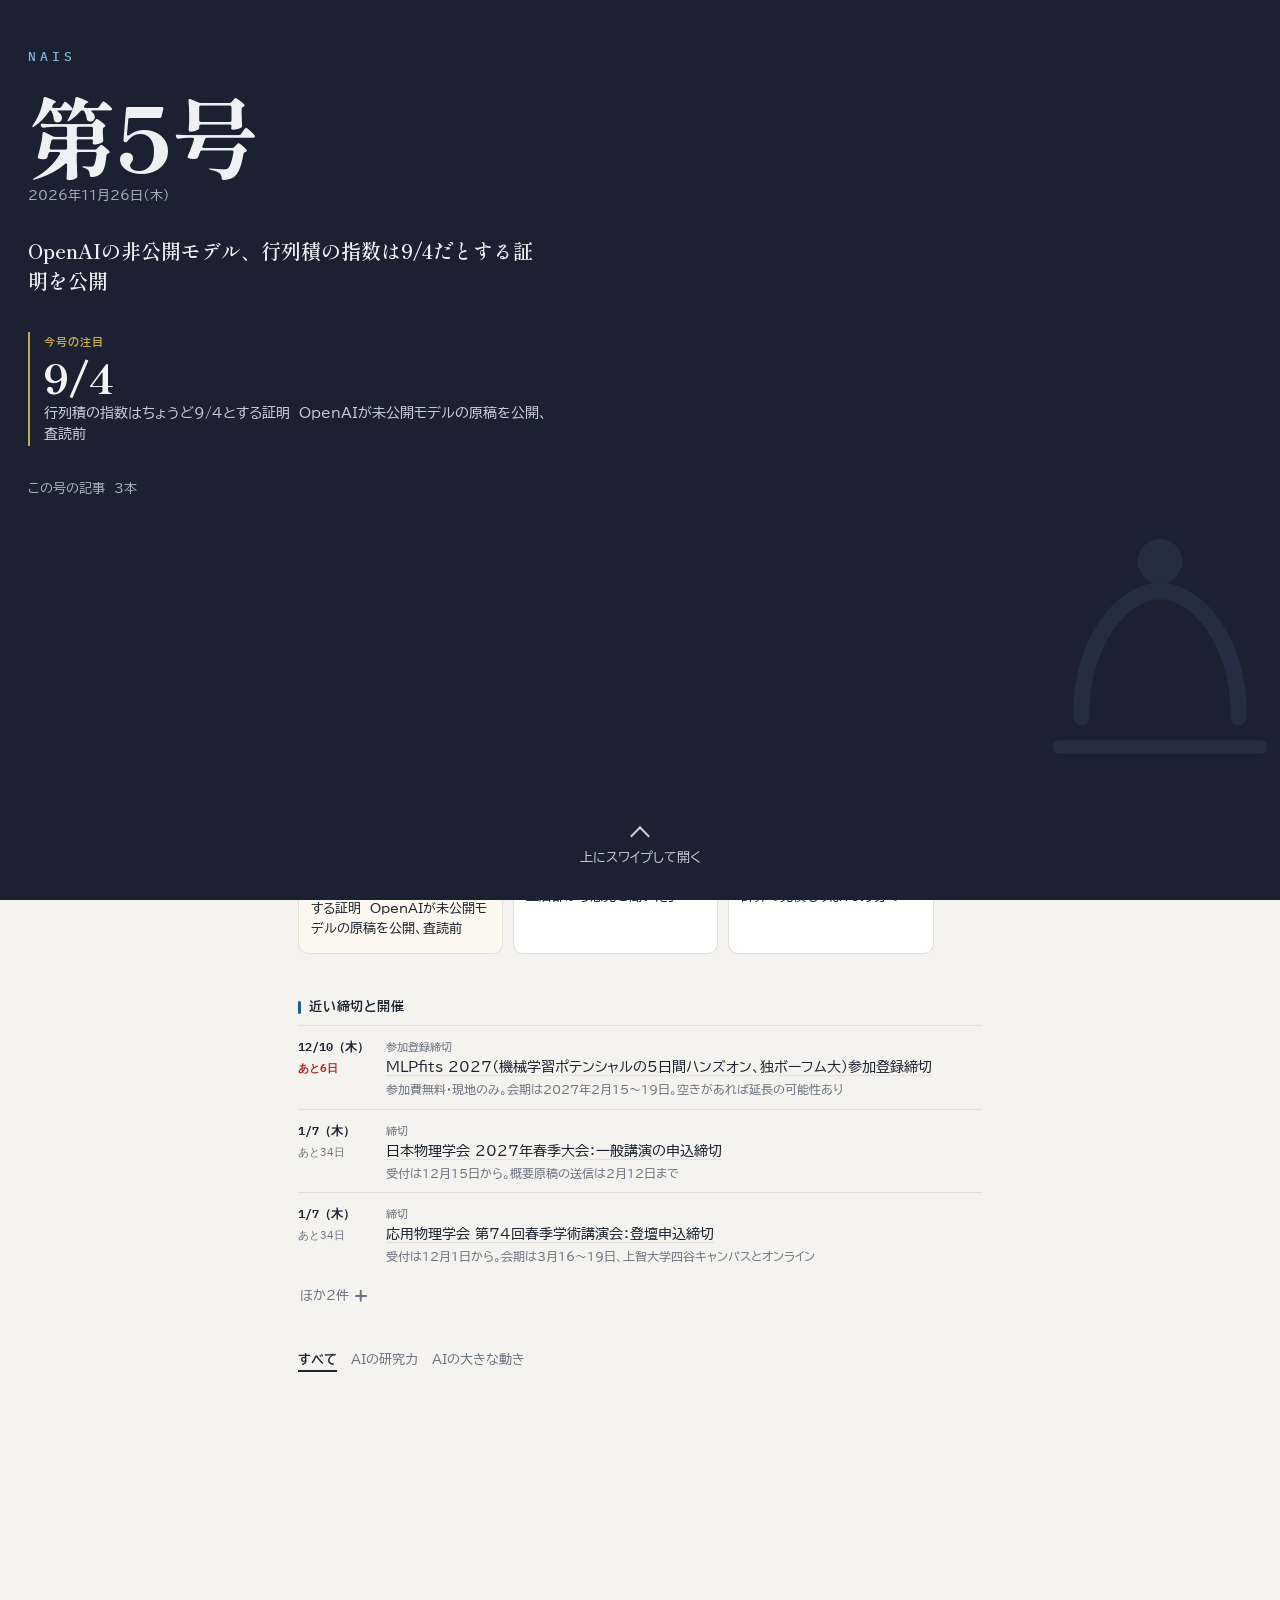
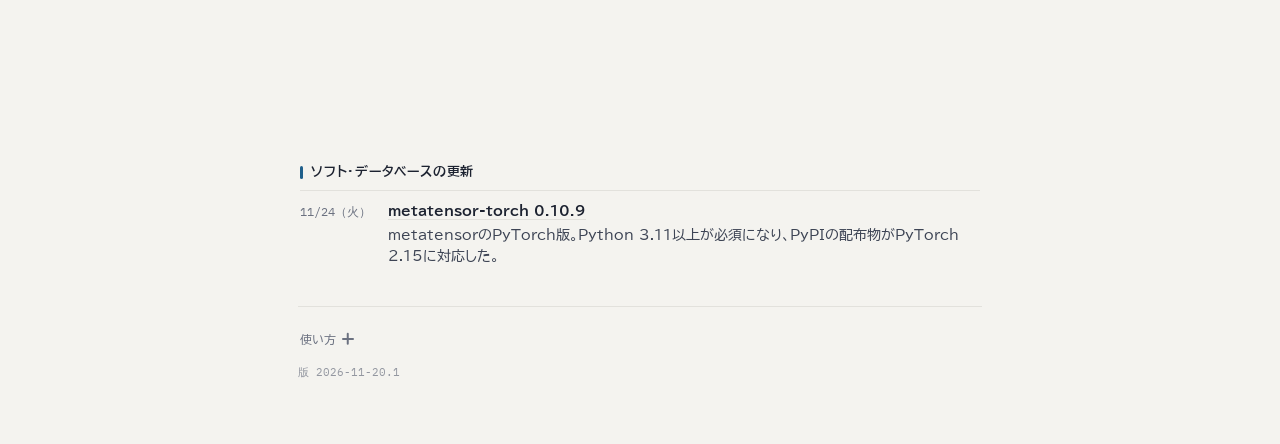
<file: index.html>
<!DOCTYPE html>
<html lang="ja">
<head>
<meta charset="utf-8">
<meta http-equiv="Cache-Control" content="no-cache">
<meta name="viewport" content="width=device-width, initial-scale=1, viewport-fit=cover">
<title>NAIS｜理論研究者のためのAIニュース掲示板</title>
<meta name="description" content="理論・計算研究者のための週刊AIニュース。研究・環境・計画・キャリアの見直しにつながる記事を厳選。">
<meta name="theme-color" content="#f3f4f1" media="(prefers-color-scheme: light)">
<meta name="theme-color" content="#13161c" media="(prefers-color-scheme: dark)">
<link rel="manifest" href="manifest.webmanifest">
<link rel="icon" href="assets/icon.svg?v=4" type="image/svg+xml">
<link rel="apple-touch-icon" href="assets/icon-180.png?v=4">
<meta name="apple-mobile-web-app-capable" content="yes">
<meta name="apple-mobile-web-app-title" content="NAIS">
<link rel="preconnect" href="https://fonts.googleapis.com">
<link rel="preconnect" href="https://fonts.gstatic.com" crossorigin>
<link href="https://fonts.googleapis.com/css2?family=Shippori+Mincho+B1:wght@600;800&family=BIZ+UDPGothic:wght@400;700&family=IBM+Plex+Mono:wght@400;500&display=swap" rel="stylesheet">
<script>
  // 最初の描画より前に判定し、ホーム画面が一瞬見えるのを防ぐ（1セッション1回、動きを減らす設定では出さない）
  // ホーム画面から開いたアプリのときだけ拡大を止める（ブラウザでは拡大できるまま）
  (function () {
    var app = matchMedia("(display-mode: standalone)").matches || navigator.standalone === true;
    if (!app) return;
    document.documentElement.classList.add("is-app");
    var vp = document.querySelector('meta[name="viewport"]');
    if (vp) vp.setAttribute("content", "width=device-width, initial-scale=1, maximum-scale=1, user-scalable=no, viewport-fit=cover");
    // iPhone はメタ指定を無視することがあるので、ピンチ操作そのものも止める
    ["gesturestart", "gesturechange", "gestureend"].forEach(function (ev) { document.addEventListener(ev, function (e) { e.preventDefault(); }, { passive: false }); });
    document.addEventListener("touchmove", function (e) { if (e.touches && e.touches.length > 1) e.preventDefault(); }, { passive: false });
  })();
  // ホーム画面から開いたアプリのときだけ、拡大を止める（Safari で開いたときは拡大できるまま）
  try {
    if (matchMedia("(display-mode: standalone)").matches || navigator.standalone === true) {
      document.documentElement.classList.add("standalone");
      var vp = document.querySelector('meta[name="viewport"]');
      if (vp) vp.setAttribute("content", "width=device-width, initial-scale=1, maximum-scale=1, user-scalable=no, viewport-fit=cover");
    }
  } catch (e) {}
  try { if (sessionStorage.getItem("nais-opening") !== "1" && !matchMedia("(prefers-reduced-motion: reduce)").matches) document.documentElement.classList.add("show-opening"); } catch (e) {}
</script>
<script>
  // 表紙を出すかはデータを読むまで分からないので、それまでホームを隠しておく（表紙の前にホームが一瞬見えるのを防ぐ）。5秒で必ず解除
  document.documentElement.classList.add("boot-hold");
  setTimeout(function () { document.documentElement.classList.remove("boot-hold"); }, 5000);
</script>
<style>.opening{display:none}html.show-opening .opening{display:flex;position:fixed;inset:0;z-index:60;background:#ffffff}html.boot-hold body>:not(.opening):not(.cover){visibility:hidden}</style>
<link rel="stylesheet" href="assets/style.css?v=20261120-1">
</head>
<body>
<div class="opening" id="opening" aria-hidden="true"><div class="o-mark"><svg viewBox="0 0 512 512"><defs><linearGradient id="oga" x1="0" y1="0" x2="0" y2="1"><stop offset="0" stop-color="#5a9cff"/><stop offset="1" stop-color="#1557c8"/></linearGradient><linearGradient id="ogl" gradientUnits="userSpaceOnUse" x1="0" y1="384" x2="0" y2="432"><stop offset="0" stop-color="#43474c"/><stop offset="1" stop-color="#16171a"/></linearGradient><radialGradient id="ogd" cx="0.35" cy="0.3" r="0.75"><stop offset="0" stop-color="#ffe49a"/><stop offset="0.55" stop-color="#fbb400"/><stop offset="1" stop-color="#e08a00"/></radialGradient><filter id="osh" x="-20%" y="-20%" width="140%" height="170%"><feDropShadow dx="0" dy="10" stdDeviation="10" flood-color="#0b2a66" flood-opacity="0.22"/></filter><filter id="osh2" x="-30%" y="-30%" width="160%" height="170%"><feDropShadow dx="0" dy="7" stdDeviation="7" flood-color="#8a5a00" flood-opacity="0.28"/></filter></defs><g transform="translate(256 262) scale(1.16) translate(-256 -262)"><g filter="url(#osh)"><path class="o-arc" d="M150 360 C150 250 210 190 256 190 C302 190 362 250 362 360" fill="none" stroke="url(#oga)" stroke-width="64" stroke-linecap="round"/><path class="o-line" d="M116 408 H396" stroke="url(#ogl)" stroke-width="48" stroke-linecap="round"/></g><circle class="o-dot" cx="256" cy="124" r="52" fill="url(#ogd)" filter="url(#osh2)"/></g></svg></div><div class="o-word"><span style="--i:0">N</span><span style="--i:1">A</span><span style="--i:2">I</span><span style="--i:3">S</span></div><div class="o-sub">News on AI for Science</div></div>
<div class="wrap">
  <header class="mast">
    <canvas class="mast-helix" id="helix" aria-hidden="true"></canvas>
    <div class="mast-row">
      <img class="mast-icon" src="assets/icon-512.png?v=4" alt="" width="52" height="52">
      <div class="mast-text">
        <span class="kicker" id="kicker"></span>
        <h1 id="siteTitle">理論研究者のためのAIニュース掲示板</h1>
      </div>
    </div>
    <p id="siteDesc"></p>
    <div class="mast-meta">
      <p class="updated" id="updated" hidden></p>
      <button type="button" class="notify-btn" id="notifyBtn" hidden></button>
    </div>
  </header>

  <nav class="issues" id="issues" aria-label="号を選ぶ"></nav>
  <section class="issue-head" id="issueHead"><div class="notice">読み込み中です…</div></section>
  <div class="filters" id="filters" hidden></div>
  <main class="list" id="list"></main>

  <footer>
    <h2>使い方</h2>
    <ul id="howto">
      <li>各記事の「詳しく ＋」で、背景や数字の詳細が読めます。</li>
      <li>記事には絵文字のリアクション（👀気になる・😱ショック・🤩ワクワク・😊嬉しい・🥲寂しい・😰焦る）と、ログイン不要のコメントを残せます。自分のコメントは消せます。</li>
      <li>各号の「耳で聴く」は約4分の音声版です。ポッドキャストアプリに登録すると、更新のたびに自動で届きます。音声：VOICEVOX:四国めたん、VOICEVOX:ずんだもん</li>
      <li>スマホでは、ブラウザの共有メニューから「ホーム画面に追加」するとアプリのように開けます。</li>
    </ul>
    <p class="app-version" id="appVersion"></p>
  </footer>
</div>
<script src="assets/fx.js?v=20261120-1"></script>
<script src="assets/app.js?v=20261120-1"></script>
</body>
</html>
</file>
<file: assets/style.css>
/* 基準：DESIGN.md。囲みは「カード」と「図の左罫」だけ。他は余白と文字の濃淡で区切る。 */
:root {
  /* 動きのトークン（DESIGN.md §7・Material 3 の値） */
  --ease-standard: cubic-bezier(0.2, 0, 0, 1);
  --ease-decel: cubic-bezier(0.05, 0.7, 0.1, 1);
  --ease-accel: cubic-bezier(0.3, 0, 0.8, 0.15);
  --dur-short: 150ms;
  --dur-medium: 300ms;
  --dur-long: 450ms;
  --ease-spring: cubic-bezier(0.34, 1.56, 0.64, 1);
  --paper: #f4f3ef;
  --card: #ffffff;
  --ink: #1c2230;
  --ink-2: #3d4454;
  --muted: #6b7180;
  --line: #e2e1dc;
  --accent: #1f5f8b;
  --lead: #fbf8ef;
  --font-display: "Shippori Mincho B1", "Hiragino Mincho ProN", "Yu Mincho", serif;
  --font-body: "BIZ UDPGothic", "Hiragino Sans", "Yu Gothic", "Noto Sans JP", sans-serif;
  --font-num: "IBM Plex Mono", ui-monospace, Menlo, monospace;
  color-scheme: light;
}
@media (prefers-color-scheme: dark) {
  :root {
    --paper: #14171d; --card: #1b1f27; --ink: #e8eaee; --ink-2: #c3c8d2; --muted: #959cab; --line: #2a303b;
    --accent: #84b8de; --lead: #1f1e19;
    color-scheme: dark;
  }
}
* { box-sizing: border-box; }
html, body { margin: 0; overflow-x: hidden; overflow-x: clip; }   /* 傾いたカードが横にはみ出しても横スクロールさせない */
body { background: var(--paper); color: var(--ink); font-family: var(--font-body); font-size: 16px; line-height: 1.75; -webkit-text-size-adjust: 100%; }
a { color: var(--accent); }
button { font-family: inherit; }
button:focus-visible, a:focus-visible, summary:focus-visible { outline: 2px solid var(--accent); outline-offset: 2px; border-radius: 4px; }

.wrap {
  max-width: 720px; margin: 0 auto;
  padding: calc(28px + env(safe-area-inset-top)) calc(18px + env(safe-area-inset-right)) calc(64px + env(safe-area-inset-bottom)) calc(18px + env(safe-area-inset-left));
  display: flex; flex-direction: column; gap: 28px;
}

/* ヘッダー */
header.mast { display: flex; flex-direction: column; gap: 4px; }
.mast .kicker { font-size: 12px; color: var(--muted); }
.mast h1 { font-family: var(--font-display); font-weight: 800; font-size: clamp(24px, 6.6vw, 34px); line-height: 1.3; margin: 0; text-wrap: balance; }
.mast p { margin: 4px 0 0; color: var(--muted); font-size: 14px; }

/* 号の切り替え：下線のタブ */
.issues { display: flex; gap: 18px; overflow-x: auto; border-bottom: 1px solid var(--line); scrollbar-width: none; margin-top: -8px; }
.issues::-webkit-scrollbar { display: none; }
.issues button { flex: none; font-size: 14px; padding: 8px 0; min-height: 40px; border: 0; border-bottom: 2px solid transparent; background: none; color: var(--muted); cursor: pointer; }
.issues button[aria-pressed="true"] { color: var(--ink); border-bottom-color: var(--ink); font-weight: 700; }

/* 号の冒頭 */
.issue-head { display: flex; flex-direction: column; gap: 14px; }
.issue-head h2 { font-family: var(--font-display); font-size: 22px; line-height: 1.45; margin: 0; text-wrap: balance; }
.issue-head .period { font-size: 13px; color: var(--muted); margin-top: -10px; }
.editor-note { margin: 0; font-size: 15px; color: var(--ink-2); }

/* 絞り込み：文字だけ */
.filters { display: flex; gap: 4px 14px; overflow-x: auto; scrollbar-width: none; font-size: 13px; }
.filters::-webkit-scrollbar { display: none; }
.filters .lbl { display: none; }
.chip { flex: none; padding: 6px 0; min-height: 36px; border: 0; background: none; color: var(--muted); cursor: pointer; font-size: 13px; }
.chip[aria-pressed="true"] { color: var(--ink); font-weight: 700; text-decoration: underline; text-underline-offset: 6px; text-decoration-thickness: 2px; }

/* 記事カード */
.list { display: flex; flex-direction: column; gap: 14px; margin-top: -12px; }
.item { --cat: var(--muted); position: relative; background: var(--card); border: 1px solid var(--line); border-radius: 10px; padding: 18px 18px 14px; display: flex; flex-direction: column; gap: 12px; scroll-margin-top: 16px; }
.item.is-lead { background: var(--lead); }
.lead-label { font-size: 12px; font-weight: 700; color: var(--cat); letter-spacing: .04em; margin-bottom: -6px; padding-right: 30px; }
.meta { display: flex; align-items: center; flex-wrap: wrap; gap: 4px 10px; font-size: 12px; color: var(--muted); padding-right: 30px; }
.meta .cat { white-space: nowrap; display: inline-flex; align-items: center; gap: 6px; color: var(--cat); font-weight: 700; }
.meta .sep::before { content: "・"; }
.meta .tags { display: inline-flex; gap: 10px; flex-wrap: wrap; }
.meta .spacer { display: none; }
.tag { white-space: nowrap; }

/* カテゴリの印：小さな模様の四角（色＋模様で、色だけに頼らない） */
.cat-swatch { width: 12px; height: 12px; border-radius: 2px; flex: none; background-color: color-mix(in srgb, var(--cat) 22%, transparent); box-shadow: inset 0 0 0 1px var(--cat); }
.pat-dots .cat-swatch { background-image: radial-gradient(var(--cat) 1px, transparent 1.4px); background-size: 4px 4px; }
.pat-grid .cat-swatch { background-image: linear-gradient(var(--cat) 1px, transparent 1px), linear-gradient(90deg, var(--cat) 1px, transparent 1px); background-size: 4px 4px; }
.pat-stripes .cat-swatch { background-image: repeating-linear-gradient(90deg, var(--cat) 0 1.5px, transparent 1.5px 4px); }
.pat-diag .cat-swatch { background-image: repeating-linear-gradient(45deg, var(--cat) 0 1.5px, transparent 1.5px 4px); }
.pat-rings .cat-swatch { background: var(--cat); border-radius: 50%; }
.pat-solid .cat-swatch { background: var(--cat); border-radius: 2px; }

.item h3 { font-family: var(--font-display); font-size: 19px; line-height: 1.5; margin: 0; text-wrap: pretty; }
.item h3 a { color: var(--ink); text-decoration: none; }
.item h3 a:hover { text-decoration: underline; text-underline-offset: 4px; }
.summary { margin: 0; color: var(--ink-2); max-width: 65ch; }
.more summary { font-size: 13px; color: var(--muted); cursor: pointer; list-style: none; width: fit-content; }
.more summary::-webkit-details-marker { display: none; }
.more summary::after { content: " ＋"; }
.more[open] summary::after { content: " −"; }
.more p { margin: 6px 0 0; font-size: 14px; color: var(--muted); max-width: 65ch; }
.sources { font-size: 12px; color: var(--muted); display: flex; gap: 4px 12px; flex-wrap: wrap; align-items: center; }
.src { display: inline-flex; align-items: center; gap: 5px; color: var(--muted); }
.src:hover { color: var(--accent); }
.src-icon, .src-mono { width: 14px; height: 14px; border-radius: 3px; flex: none; }
.src-mono { display: inline-grid; place-items: center; font: 700 9px var(--font-num); color: var(--card); background: var(--muted); }

/* 図：要点の一文 → 主役の数字 → 脇役。左罫だけ */
.visual { display: flex; flex-direction: column; gap: 16px; }
.vis { margin: 0; padding-left: 12px; border-left: 2px solid var(--cat); display: flex; flex-direction: column; gap: 6px; }
.vis-headline { font-weight: 700; font-size: 14px; line-height: 1.6; color: var(--ink); text-wrap: pretty; }
.stat-row { display: flex; align-items: flex-end; gap: 8px 18px; flex-wrap: wrap; }
.stat-hero { display: flex; flex-direction: column; min-width: 0; }
.stat-hero .stat-value { font-family: var(--font-display); font-weight: 800; font-size: clamp(32px, 10vw, 42px); line-height: 1.1; color: var(--cat); font-variant-numeric: tabular-nums; }
.stat-hero .stat-label { font-size: 12px; color: var(--muted); }
.stat-note { font-size: 11px; color: var(--muted); }
.stat-side { margin: 0; display: flex; flex-direction: column; gap: 2px; min-width: 0; flex: 1 1 150px; padding-bottom: 2px; }
.stat-side > div { display: flex; align-items: baseline; gap: 8px; }
.stat-side dt { font-family: var(--font-num); font-size: 14px; color: var(--ink); white-space: nowrap; font-variant-numeric: tabular-nums; }
.stat-side dd { margin: 0; font-size: 12px; color: var(--muted); line-height: 1.45; }
.bars { display: flex; flex-direction: column; gap: 8px; }
.bar-row { display: flex; flex-direction: column; gap: 3px; }
.bar-text { display: flex; justify-content: space-between; gap: 8px; font-size: 12px; color: var(--muted); }
.bar-value { font-family: var(--font-num); font-variant-numeric: tabular-nums; }
.bar-track { height: 6px; border-radius: 3px; background: var(--line); overflow: hidden; }
.bar-fill { display: block; height: 100%; border-radius: 3px; background: color-mix(in srgb, var(--muted) 50%, transparent); }
.bar-row.hi .bar-fill { background: var(--cat); }
.bar-row.hi .bar-text { color: var(--ink); font-weight: 700; }
.vis-note { margin: 0; font-size: 11px; color: var(--muted); }

/* 共有（アイコン） */
.icon-btn { position: absolute; top: 8px; right: 8px; display: inline-grid; place-items: center; width: 40px; height: 40px; border: 0; border-radius: 50%; background: none; color: var(--muted); cursor: pointer; }
.icon-btn:hover { color: var(--ink); background: color-mix(in srgb, var(--line) 60%, transparent); }
.icon-btn svg { width: 18px; height: 18px; }
.toast { position: fixed; left: 50%; bottom: calc(24px + env(safe-area-inset-bottom)); transform: translateX(-50%); z-index: 20; background: var(--ink); color: var(--paper); font-size: 13px; padding: 8px 14px; border-radius: 999px; max-width: calc(100% - 32px); overflow-wrap: anywhere; }
body.has-mini .toast { bottom: calc(92px + env(safe-area-inset-bottom)); }

/* ひとことメモ */
.memo { border-top: 1px solid var(--line); padding-top: 10px; display: flex; flex-direction: column; gap: 8px; }
.memo-toggle { align-self: flex-start; display: inline-flex; align-items: center; gap: 6px; font-size: 13px; padding: 6px 0; min-height: 36px; border: 0; background: none; color: var(--accent); cursor: pointer; }
.memo-toggle svg { width: 16px; height: 16px; }
.memo-hint { margin: 0; font-size: 12px; color: var(--muted); }
.memo-off { margin: 0; font-size: 12px; color: var(--muted); }

/* 音声 */
.radio { display: flex; flex-direction: column; gap: 8px; padding: 12px 14px; border-radius: 10px; background: var(--card); border: 1px solid var(--line); }
.radio-top { display: flex; justify-content: space-between; align-items: baseline; }
.radio-label { font-weight: 700; font-size: 14px; display: inline-flex; align-items: center; gap: 6px; }
.radio-label svg { width: 16px; height: 16px; }
.radio-len { font-family: var(--font-num); font-size: 12px; color: var(--muted); font-variant-numeric: tabular-nums; }
.radio audio { width: 100%; height: 40px; }
.radio-ctl { display: flex; gap: 12px; align-items: center; flex-wrap: wrap; font-size: 12px; color: var(--muted); }
.rate { font: 12px var(--font-num); padding: 4px 0; min-height: 32px; border: 0; background: none; color: var(--muted); cursor: pointer; }
.rate[aria-pressed="true"] { color: var(--ink); font-weight: 700; text-decoration: underline; text-underline-offset: 4px; }
.radio-sub summary { font-size: 12px; color: var(--muted); cursor: pointer; }
.radio-sub p { font-size: 12px; color: var(--muted); margin: 6px 0; }
.feed-url { display: block; font: 12px var(--font-num); background: var(--paper); border-radius: 6px; padding: 6px 8px; overflow-wrap: anywhere; margin-bottom: 4px; }
.copy-btn { font-size: 12px; padding: 4px 0; border: 0; background: none; color: var(--accent); cursor: pointer; min-height: 32px; }
.radio-credit { margin: 0; font-size: 11px; color: var(--muted); }

/* ミニプレーヤー */
.mini { position: fixed; left: 0; right: 0; bottom: 0; z-index: 10; display: flex; align-items: center; gap: 12px;
  padding: 10px calc(16px + env(safe-area-inset-right)) calc(10px + env(safe-area-inset-bottom)) calc(16px + env(safe-area-inset-left));
  background: var(--card); border-top: 1px solid var(--line); }
.mini-play { flex: none; width: 40px; height: 40px; border-radius: 50%; border: 0; background: var(--ink); color: var(--paper); cursor: pointer; display: grid; place-items: center; }
.mini-play svg { width: 16px; height: 16px; }
.mini-body { flex: 1; min-width: 0; display: flex; flex-direction: column; gap: 6px; }
.mini-title { font-size: 13px; white-space: nowrap; overflow: hidden; text-overflow: ellipsis; }
.mini-track { height: 2px; background: var(--line); overflow: hidden; }
.mini-track span { display: block; height: 100%; width: 0; background: var(--ink); }
.mini-time { font-family: var(--font-num); font-size: 11px; color: var(--muted); font-variant-numeric: tabular-nums; }
body.has-mini .wrap { padding-bottom: calc(120px + env(safe-area-inset-bottom)); }

/* その他 */
.notice { font-size: 14px; padding: 12px 0; color: var(--muted); }
footer { font-size: 12px; color: var(--muted); border-top: 1px solid var(--line); padding-top: 16px; display: flex; flex-direction: column; gap: 4px; }
footer h2 { font-size: 13px; margin: 0; color: var(--ink-2); }
footer ul { margin: 0; padding-left: 1.2em; }

/* 目次：横スワイプの小カード */
.toc { display: flex; flex-direction: column; gap: 8px; margin: 0 -18px; }
.toc-head { display: flex; justify-content: space-between; align-items: baseline; padding: 0 18px; }
.toc-title { font-size: 13px; font-weight: 700; color: var(--ink-2); }
.toc-hint { font-size: 11px; color: var(--muted); }
.toc-strip { list-style: none; margin: 0; padding: 2px 18px 6px; display: flex; gap: 10px; overflow-x: auto; scroll-snap-type: x mandatory; scroll-padding: 0 18px; scrollbar-width: none; }
.toc-strip::-webkit-scrollbar { display: none; }
.toc-card { --cat: var(--muted); flex: 0 0 62%; max-width: 240px; scroll-snap-align: start; }
.toc-card a { height: 100%; min-height: 136px; display: flex; flex-direction: column; gap: 6px; padding: 12px 12px 14px; border-radius: 10px; background: var(--card); border: 1px solid var(--line); border-top: 2px solid var(--cat); color: var(--ink); text-decoration: none; }
.toc-card.is-lead a { background: var(--lead); }
.toc-top { display: flex; justify-content: space-between; align-items: center; gap: 6px; }
.toc-cat { display: inline-flex; align-items: center; gap: 5px; font-size: 11px; font-weight: 700; color: var(--cat); white-space: nowrap; overflow: hidden; text-overflow: ellipsis; }
.toc-cat .cat-swatch { width: 9px; height: 9px; }
.toc-no { font-family: var(--font-num); font-size: 11px; color: var(--muted); }
.toc-hero { font-family: var(--font-display); font-weight: 800; font-size: 24px; line-height: 1.1; color: var(--cat); font-variant-numeric: tabular-nums; }
.toc-text { font-size: 13px; line-height: 1.55; display: -webkit-box; -webkit-line-clamp: 3; -webkit-box-orient: vertical; overflow: hidden; }
@media (min-width: 700px) { .toc { margin: 0; } .toc-head, .toc-strip { padding-left: 0; padding-right: 0; } .toc-card { flex-basis: 30%; } }

/* 詳しく：複数段落 */
.more-body { display: flex; flex-direction: column; gap: 10px; margin-top: 8px; padding-left: 12px; border-left: 1px solid var(--line); }
.more-body p { margin: 0; font-size: 15px; line-height: 1.8; color: var(--ink-2); max-width: 65ch; }

/* リアクション：控えめなボタン。押したものと数があるものだけ色が付く */
.reactions { display: flex; flex-wrap: wrap; gap: 6px; }
.rx { display: inline-flex; align-items: center; gap: 4px; min-height: 32px; padding: 3px 10px 3px 8px; border-radius: 999px; border: 1px solid var(--line); background: transparent; color: var(--muted); font-size: 12px; cursor: pointer; }
.rx-e { font-size: 15px; line-height: 1; filter: grayscale(.6); opacity: .8; }
.rx-n { font-family: var(--font-num); font-variant-numeric: tabular-nums; color: var(--ink); }
.rx-n:empty { display: none; }
.rx.has .rx-e, .rx:hover .rx-e { filter: none; opacity: 1; }
.rx[aria-pressed="true"] { border-color: var(--cat); background: color-mix(in srgb, var(--cat) 10%, transparent); color: var(--ink); }
.rx[aria-pressed="true"] .rx-e { filter: none; opacity: 1; }

/* 出典の種類 */
.src-kind { font-size: 10px; line-height: 1; padding: 2px 4px; border-radius: 3px; border: 1px solid var(--line); color: var(--muted); }
.src-kind.k-primary { color: var(--ink-2); border-color: color-mix(in srgb, var(--ink) 30%, transparent); }
.src-kind.k-aggregator { border-style: dashed; }
/* 訂正 */
.corrections { display: flex; gap: 8px; align-items: baseline; font-size: 12px; color: var(--ink-2); padding: 8px 10px; border-radius: 6px; background: color-mix(in srgb, #c47a00 8%, transparent); }
.corr-lbl { flex: none; font-weight: 700; color: #a26200; }
.corrections ul { margin: 0; padding: 0; list-style: none; display: flex; flex-direction: column; gap: 4px; }
.corrections time { color: var(--muted); }
@media (prefers-color-scheme: dark) { .corr-lbl { color: #e0a84a; } }

/* ヘッダー：アイコンと、同じ形を大きく薄く敷いた背景 */
header.mast { position: relative; overflow: hidden; margin: calc(-28px - env(safe-area-inset-top)) -18px 0; padding: calc(30px + env(safe-area-inset-top)) 18px 22px;
  background: var(--card); border-bottom: 1px solid var(--line); }
.mast-bg { position: absolute; right: -86px; top: 6px; width: 210px; height: 210px; color: var(--accent); opacity: .08; pointer-events: none; }
.mast-row { position: relative; display: flex; align-items: center; gap: 14px; }
.mast-icon { width: 52px; height: 52px; flex: none; border-radius: 12px; box-shadow: 0 1px 0 var(--line); }
.mast-text { display: flex; flex-direction: column; gap: 2px; min-width: 0; }
.mast p { position: relative; margin: 10px 0 0; }
@media (min-width: 760px) { header.mast { margin-left: 0; margin-right: 0; border-radius: 0 0 14px 14px; border: 1px solid var(--line); border-top: 0; } .mast-bg { right: 10px; top: -30px; width: 260px; height: 260px; } }
@media (prefers-color-scheme: dark) { .mast-bg { opacity: .1; } .mast-icon { box-shadow: 0 0 0 1px var(--line); } }

/* アプリ名 NAIS：見出し上の小さな一行。名前だけ少し強く */
.mast .kicker .brand { font-family: var(--font-num); font-weight: 500; letter-spacing: .12em; color: var(--accent); }

/* 見出し上の一行：区切りごとにまとめて折り返す */
.mast .kicker { display: flex; flex-wrap: wrap; column-gap: 14px; row-gap: 0; position: relative; }
.mast .kicker .k-part { white-space: nowrap; }

/* 更新バッジ：7日以内は色付き、それ以前は灰色 */
.updated { position: relative; display: inline-flex; align-items: center; gap: 8px; width: fit-content; margin: 12px 0 0; padding: 4px 10px 4px 8px; border-radius: 999px; border: 1px solid var(--line); background: var(--paper); font-size: 12px; color: var(--muted); }
.updated .dot { width: 7px; height: 7px; border-radius: 50%; background: var(--muted); }
.updated time { color: var(--muted); }
.updated.is-fresh { border-color: color-mix(in srgb, #2f8a52 35%, transparent); background: color-mix(in srgb, #2f8a52 8%, var(--card)); color: var(--ink); }
.updated.is-fresh .dot { background: #2f8a52; box-shadow: 0 0 0 3px color-mix(in srgb, #2f8a52 20%, transparent); }
@media (prefers-color-scheme: dark) { .updated.is-fresh .dot { background: #5cc285; } }
/* 最新号のタブの NEW */
.new-badge { margin-left: 6px; padding: 1px 5px; border-radius: 4px; font: 700 9px var(--font-num); letter-spacing: .06em; vertical-align: 2px; color: #fff; background: #c2410c; }

/* 更新バッジと通知ボタンを横並びに */
.mast-meta { position: relative; display: flex; flex-wrap: wrap; align-items: center; gap: 8px; margin-top: 12px; }
.mast-meta .updated { margin: 0; }
.notify-btn { display: inline-flex; align-items: center; gap: 6px; min-height: 30px; padding: 4px 12px 4px 10px; border-radius: 999px; border: 1px solid var(--line); background: var(--card); color: var(--accent); font-size: 12px; cursor: pointer; }
.notify-btn svg { width: 14px; height: 14px; }
.notify-btn.is-on { color: var(--muted); }
.notify-btn:disabled { opacity: .5; }
.app-version { margin: 6px 0 0; font: 11px var(--font-num); color: var(--muted); opacity: .7; }

/* 通知のスイッチ */
.notify-btn .switch { position: relative; width: 30px; height: 18px; margin-left: 4px; border-radius: 999px; background: var(--line); transition: background .15s; }
.notify-btn .knob { position: absolute; top: 2px; left: 2px; width: 14px; height: 14px; border-radius: 50%; background: #fff; box-shadow: 0 1px 2px rgba(0,0,0,.25); transition: transform .15s; }
.notify-btn.is-on { color: var(--ink); }
.notify-btn.is-on .switch { background: #2f8a52; }
.notify-btn.is-on .knob { transform: translateX(12px); }
@media (prefers-reduced-motion: reduce) { .notify-btn .switch, .notify-btn .knob { transition: none; } }

/* ===== 表紙 ===== */
html.cover-lock, html.cover-lock body { overflow: hidden; }
.cover { --cat: #7db4dc; position: fixed; inset: 0; z-index: 50; display: flex; flex-direction: column; justify-content: space-between;
  padding: calc(48px + env(safe-area-inset-top)) 28px calc(26px + env(safe-area-inset-bottom));
  background: #1b2130; color: #eef0f3; touch-action: none; user-select: none; -webkit-user-select: none; outline: none; overflow: hidden; }
.cover-bg-wrap { position: absolute; right: -70px; bottom: 70px; width: 380px; height: 380px; color: #7db4dc; opacity: .09; pointer-events: none; }
.cover-bg { width: 100%; height: 100%; }
.cover-body { position: relative; display: flex; flex-direction: column; gap: 6px; max-width: 520px; }
.cover-brand { font: 500 13px var(--font-num); letter-spacing: .3em; color: #7db4dc; }
.cover-no { font-family: var(--font-display); font-weight: 800; font-size: clamp(56px, 19vw, 88px); line-height: 1.02; margin-top: 18px; }
.cover-date { font-size: 13px; color: #a9b0bd; }
.cover-title { margin: 22px 0 0; font-family: var(--font-display); font-weight: 600; font-size: 20px; line-height: 1.5; text-wrap: pretty; }
.cover-lead { display: flex; flex-direction: column; gap: 4px; margin-top: 30px; padding-left: 14px; border-left: 2px solid #c9a64a; }
.cover-lead-lbl { font-size: 11px; font-weight: 700; letter-spacing: .08em; color: #c9a64a; }
.cover-hero { font-family: var(--font-display); font-weight: 800; font-size: 40px; line-height: 1.1; color: #f3f4f1; }
.cover-lead-title { font-size: 14px; line-height: 1.55; color: #c8ced8; }
.cover-count { margin-top: 26px; font-size: 13px; color: #a9b0bd; }
.cover-open { position: relative; align-self: center; display: flex; flex-direction: column; align-items: center; gap: 8px; padding: 10px 18px; border: 0; background: none; color: #c8ced8; font: 13px var(--font-body); cursor: pointer; }
.cover-open .chev { width: 14px; height: 14px; border-left: 2px solid currentColor; border-top: 2px solid currentColor; transform: rotate(45deg); animation: cover-nudge 1.8s ease-in-out infinite; }
@keyframes cover-nudge { 0%, 100% { transform: translateY(4px) rotate(45deg); opacity: .5; } 50% { transform: translateY(-4px) rotate(45deg); opacity: 1; } }
@media (prefers-reduced-motion: reduce) { .cover-open .chev { animation: none; } }

/* ===== 動き（DESIGN.md §7） ===== */
/* 1. カードの登場 */
/* スクロール連動：transform/opacity は app.js が直接書く（初期は隠しておく） */
.item.reveal { transform-origin: 50% 0; opacity: 0; backface-visibility: hidden; }
/* 2. 詳しく：開閉中のはみ出しを隠す */
.more-body { overflow: hidden; }
.more summary::after { display: inline-block; transition: transform var(--dur-short) var(--ease-standard); }
.more[open] summary::after { transform: rotate(180deg); }
/* 3. リアクション */
.rx { transition: border-color var(--dur-short) var(--ease-standard), background-color var(--dur-short) var(--ease-standard); }
.rx.pop .rx-e { animation: rx-pop 220ms var(--ease-standard); }
@keyframes rx-pop { 0% { transform: scale(1); } 45% { transform: scale(1.35); } 100% { transform: scale(1); } }
/* 5. 目次から飛んだ先 */
.item.landed { animation: landed 1.2s var(--ease-standard); }
@keyframes landed { 0% { box-shadow: 0 0 0 0 color-mix(in srgb, var(--cat) 0%, transparent); } 20% { box-shadow: 0 0 0 4px color-mix(in srgb, var(--cat) 45%, transparent); } 100% { box-shadow: 0 0 0 0 color-mix(in srgb, var(--cat) 0%, transparent); } }
/* 6. 押した感触 */
.toc-card a, .rx, .act, .chip, .notify-btn, .memo-toggle, .icon-btn, .rate, .issues button, .cover-open { transition: transform var(--dur-short) var(--ease-standard); }
.toc-card a:active, .rx:active, .act:active, .chip:active, .notify-btn:active, .memo-toggle:active, .icon-btn:active, .rate:active, .issues button:active { transform: scale(0.97); }
/* 7. トースト・ミニプレーヤー */
.toast { opacity: 0; transform: translate(-50%, 12px); pointer-events: none; transition: opacity var(--dur-short) var(--ease-accel), transform var(--dur-short) var(--ease-accel); }
.toast.show { opacity: 1; transform: translate(-50%, 0); transition: opacity var(--dur-medium) var(--ease-decel), transform var(--dur-medium) var(--ease-decel); }
.mini { transform: translateY(110%); transition: transform var(--dur-short) var(--ease-accel); }
.mini.on { transform: none; transition: transform var(--dur-medium) var(--ease-decel); }
.mini:not(.on) { visibility: hidden; transition: transform var(--dur-short) var(--ease-accel), visibility 0s linear var(--dur-short); }
/* 通知スイッチと開閉の色 */
.chip, .issues button { transition: color var(--dur-short) var(--ease-standard), transform var(--dur-short) var(--ease-standard); }

/* 動きを減らす設定：移動・拡大をやめ、透明度だけ（WCAG 2.3.3） */
@media (prefers-reduced-motion: reduce) {
  .item.reveal, .item.reveal > * { opacity: 1 !important; transform: none !important; }
  .item.landed, .rx.pop .rx-e { animation: none; }
  .item.landed { outline: 2px solid var(--cat); outline-offset: 2px; }
  .toc-card a:active, .rx:active, .act:active, .chip:active, .notify-btn:active, .memo-toggle:active, .icon-btn:active, .rate:active, .issues button:active { transform: none; }
  .toast, .toast.show { transform: translate(-50%, 0); }
  .mini, .mini.on { transform: none; transition: none; }
  .more summary::after { transition: none; }
}

/* ===== アニメーション（DESIGN.md §7・MUUUUU分類） ===== */
/* オープニング */
.opening { position: fixed; inset: 0; z-index: 60; flex-direction: column; align-items: center; justify-content: center; gap: 14px; background: #ffffff; color: #202124; cursor: pointer; }
.o-mark { width: 120px; height: 120px; }
.o-mark svg { width: 100%; height: 100%; overflow: visible; }
.o-arc { stroke-dasharray: 440; stroke-dashoffset: 440; animation: o-draw 620ms var(--ease-decel) 80ms forwards; }
.o-line { stroke-dasharray: 280; stroke-dashoffset: 280; animation: o-draw 420ms var(--ease-decel) 480ms forwards; }
.o-dot { transform-origin: 256px 124px; transform: translateY(-60px) scale(0); animation: o-drop 520ms var(--ease-spring) 420ms forwards; }
@keyframes o-draw { to { stroke-dashoffset: 0; } }
@keyframes o-drop { to { transform: translateY(0) scale(1); } }
.o-word { display: flex; gap: .32em; font: 500 22px var(--font-num); letter-spacing: .1em; }
.o-word span { opacity: 0; transform: translateY(10px); animation: o-up 420ms var(--ease-decel) calc(760ms + var(--i) * 70ms) forwards; }
.o-sub { font-size: 12px; color: #5f6368; opacity: 0; animation: o-up 420ms var(--ease-decel) 1050ms forwards; }
@keyframes o-up { to { opacity: 1; transform: none; } }

/* ヘッダーのらせん */
.mast-bg { display: none; }
.mast-helix { position: absolute; inset: 0; width: 100%; height: 100%; pointer-events: none; }

/* 目次のカードが右から順に入る */
.toc-card { animation: toc-in 560ms var(--ease-decel) both; animation-delay: calc(150ms + var(--i, 0) * 70ms); }
@keyframes toc-in { from { opacity: 0; transform: translateX(36px); } to { opacity: 1; transform: none; } }

/* 更新バッジの波紋（3回で止まる） */
.updated.is-fresh .dot { position: relative; }
.updated.is-fresh .dot::after { content: ""; position: absolute; inset: 0; border-radius: 50%; background: #2f8a52; animation: ripple 1.4s var(--ease-decel) 600ms 3 both; }
@keyframes ripple { from { transform: scale(1); opacity: .55; } to { transform: scale(3.4); opacity: 0; } }

/* NEW の光沢（1回） */
.new-badge { position: relative; overflow: hidden; display: inline-block; }
.new-badge::after { content: ""; position: absolute; top: 0; bottom: 0; width: 60%; left: -80%; background: linear-gradient(100deg, transparent, rgba(255,255,255,.75), transparent); animation: shine 900ms var(--ease-standard) 900ms 1 both; }
@keyframes shine { to { left: 130%; } }

/* 通知スイッチははずむ */
.notify-btn .knob { transition: transform 360ms var(--ease-spring); }
.notify-btn svg { transform-origin: 50% 12%; }

/* 粒と浮かぶ絵文字 */
.fx-dot { position: fixed; z-index: 70; width: 6px; height: 6px; border-radius: 50%; pointer-events: none; }
.fx-float { position: fixed; z-index: 70; font-size: 22px; line-height: 1; pointer-events: none; }

/* 表紙の中身が順に入る */
.cover-body > * { opacity: 0; transform: translateY(14px); animation: o-up 520ms var(--ease-decel) both; }
.cover-body > :nth-child(1) { animation-delay: 80ms; }
.cover-body > :nth-child(2) { animation-delay: 160ms; transform: translateY(14px) scale(.96); }
.cover-body > :nth-child(3) { animation-delay: 240ms; }
.cover-body > :nth-child(4) { animation-delay: 340ms; }
.cover-body > :nth-child(5) { animation-delay: 460ms; }
.cover-body > :nth-child(6) { animation-delay: 600ms; }
.cover-open { opacity: 0; animation: o-up 520ms var(--ease-decel) 800ms both; }
/* オープニングの下で待っている間は表紙の登場を止めておき、オープニングが消えてから動かす */
html.show-opening .cover-body > *, html.show-opening .cover-open { animation-play-state: paused; }

@media (prefers-reduced-motion: reduce) {
  .toc-card, .cover-body > *, .cover-open, .o-word span, .o-sub { animation: none; opacity: 1; transform: none; }
  .updated.is-fresh .dot::after, .new-badge::after { animation: none; display: none; }
  .notify-btn .knob { transition: none; }
}

/* アプリとして開いたとき：ダブルタップでの拡大を止める（ボタンの反応も速くなる） */
html.is-app, html.is-app body { touch-action: manipulation; }
html.is-app { -webkit-text-size-adjust: 100%; }

/* ホーム画面アプリ：ダブルタップで拡大しない（タップの反応も速くなる） */
html.standalone, html.standalone body { touch-action: manipulation; }

/* 通知スイッチ：つまみと地の色が滑らかに変わる */
.notify-btn .switch { transition: background-color 260ms var(--ease-standard); }
.notify-btn .switch[hidden] { display: none; }
.notify-btn .knob { transition: transform 380ms var(--ease-spring), box-shadow 260ms var(--ease-standard); }
.notify-btn.is-on .knob { box-shadow: 0 1px 3px rgba(0,0,0,.3); }

/* ミニプレーヤー：つかめる再生位置バー（指で触りやすいよう上下に余白） */
.mini-seek { position: relative; height: 22px; display: flex; align-items: center; cursor: pointer; touch-action: none; margin: -6px 0; }
.mini-seek .mini-track { flex: 1; height: 4px; border-radius: 2px; }
.mini-thumb { position: absolute; top: 50%; left: 0; width: 12px; height: 12px; margin: -6px 0 0 -6px; border-radius: 50%; background: var(--ink); box-shadow: 0 0 0 3px var(--card); transition: transform var(--dur-short) var(--ease-standard); }
.mini-seek.dragging .mini-thumb { transform: scale(1.35); }
.mini-seek:focus-visible { outline: 2px solid var(--accent); outline-offset: 2px; border-radius: 4px; }
.mini-title { cursor: pointer; }
@media (prefers-reduced-motion: reduce) { .notify-btn .knob, .notify-btn .switch, .mini-thumb { transition: none; } }

/* リアクション：絵文字と数だけのコンパクトな形 */
.reactions { gap: 4px; }
.rx { min-height: 34px; min-width: 40px; padding: 2px 8px; gap: 3px; justify-content: center; border-color: transparent; background: color-mix(in srgb, var(--line) 45%, transparent); }
.rx-e { font-size: 17px; }
.rx-n { font-size: 11px; }
.rx[aria-pressed="true"] { border-color: var(--cat); }

/* ===== 開閉ボタン（詳しく・コメント・使い方）：＋が回って × になる ===== */
.more { display: flex; flex-direction: column; }
.more-toggle { align-self: flex-start; display: inline-flex; align-items: center; gap: 6px; min-height: 36px; padding: 4px 2px; border: 0; background: none; color: var(--muted); font-size: 13px; cursor: pointer; }
.more-toggle svg { width: 16px; height: 16px; }
.more-toggle .plus { position: relative; width: 12px; height: 12px; transition: transform 320ms var(--ease-spring); }
.more-toggle .plus::before, .more-toggle .plus::after { content: ""; position: absolute; left: 0; right: 0; top: 50%; height: 1.5px; margin-top: -.75px; background: currentColor; border-radius: 1px; }
.more-toggle .plus::after { transform: rotate(90deg); }
.more-toggle.is-open { color: var(--ink); }
.more-toggle.is-open .plus { transform: rotate(135deg); }
.more-body[hidden], .cm-body-wrap[hidden], #howto[hidden] { display: none; }
.more-body, .cm-body-wrap, #howto { overflow: hidden; }
.more-body { margin-top: 4px; }

/* ===== コメント ===== */
.cm { border-top: 1px solid var(--line); padding-top: 4px; display: flex; flex-direction: column; }
.cm-toggle { color: var(--accent); }
.cm-n { font: 12px var(--font-num); color: var(--muted); }
.cm-n:empty { display: none; }
.cm-body-wrap { display: flex; flex-direction: column; gap: 10px; padding: 4px 0 6px; }
.cm-list { list-style: none; margin: 0; padding: 0; display: flex; flex-direction: column; gap: 10px; }
.cm-item { padding: 8px 10px; border-radius: 8px; background: color-mix(in srgb, var(--line) 35%, transparent); }
.cm-item.mine { background: color-mix(in srgb, var(--accent) 8%, transparent); }
.cm-head { display: flex; align-items: baseline; gap: 8px; font-size: 12px; color: var(--muted); }
.cm-name { font-weight: 700; color: var(--ink-2); }
.cm-del { margin-left: auto; border: 0; background: none; color: var(--muted); font-size: 11px; cursor: pointer; padding: 2px 4px; }
.cm-body { margin: 2px 0 0; font-size: 14px; line-height: 1.6; color: var(--ink); white-space: pre-wrap; overflow-wrap: anywhere; }
.cm-empty { font-size: 12px; color: var(--muted); }
.cm-form { display: flex; flex-direction: column; gap: 6px; }
.cm-text, .cm-name-in { font: 16px var(--font-body); color: var(--ink); background: var(--paper); border: 1px solid var(--line); border-radius: 8px; padding: 8px 10px; }
.cm-text { resize: vertical; min-height: 44px; }
.cm-row { display: flex; gap: 6px; }
.cm-name-in { flex: 1; min-width: 0; font-size: 14px; padding: 6px 10px; }
.cm-send { flex: none; min-width: 64px; border: 0; border-radius: 8px; background: var(--accent); color: var(--card); font: 700 14px var(--font-body); cursor: pointer; }
.cm-send:disabled { opacity: .5; }
.cm-text:focus-visible, .cm-name-in:focus-visible { outline: 2px solid var(--accent); outline-offset: 1px; }

/* ===== 使い方：タップで開く ===== */
footer .more-toggle { font-size: 12px; min-height: 32px; }
#howto { margin-top: 2px; }

@media (prefers-reduced-motion: reduce) { .more-toggle .plus { transition: none; } }

.notify-btn[hidden] { display: none !important; }

/* ---------- 試すには（公開状況・必要な環境）：囲まず、細い罫と文字の濃淡で ---------- */
.access { display: flex; flex-direction: column; gap: 6px; padding-top: 10px; border-top: 1px solid var(--line); font-size: 12.5px; color: var(--ink-2); }
.acc-lbl { font-size: 11px; font-weight: 700; letter-spacing: .08em; color: var(--muted); }
.acc-chips { display: flex; flex-wrap: wrap; gap: 6px 14px; align-items: center; }
.acc-chip { display: inline-flex; align-items: center; gap: 5px; }
.acc-chip b { font-weight: 700; color: var(--ink); }
.acc-k { color: var(--muted); margin-right: 2px; }
.acc-dot { width: 8px; height: 8px; border-radius: 50%; border: 1.5px solid var(--muted); flex: none; }
.acc-ok .acc-dot { background: #1e8e3e; border-color: #1e8e3e; }
.acc-part .acc-dot { background: linear-gradient(90deg, #c47a00 50%, transparent 50%); border-color: #c47a00; }
.acc-no .acc-dot { background: transparent; border-color: #b3261e; }
.acc-no b { color: #b3261e; }
.acc-unk .acc-dot { border-style: dashed; }
.acc-lic { color: var(--muted); font-family: var(--font-num); font-size: 11.5px; }
.acc-link { color: var(--accent); text-decoration: none; }
.acc-res { margin: 0; line-height: 1.7; }
.acc-res .acc-k { display: inline-block; margin-right: 8px; }

/* ---------- 締切カレンダーと更新情報：見出し＋罫の行（囲まない） ---------- */
.calendar, .updates { margin-top: 22px; }
.box-h { font-size: 13px; font-weight: 700; letter-spacing: .06em; margin: 0 0 6px; color: var(--ink); display: flex; align-items: center; gap: 8px; }
.box-h::before { content: ""; width: 3px; height: 13px; background: var(--accent); border-radius: 2px; }
.cal-list, .updates ul { list-style: none; margin: 0; padding: 0; }
.cal-list li, .updates li { display: grid; grid-template-columns: 76px 1fr; gap: 12px; padding: 10px 0; border-top: 1px solid var(--line); align-items: baseline; }
.cal-date { display: flex; flex-direction: column; gap: 2px; font-family: var(--font-num); font-size: 12px; }
.cal-date b { font-weight: 600; color: var(--ink); }
.cal-left { font-size: 11px; color: var(--muted); }
.cal-list li.soon .cal-left { color: #b3261e; font-weight: 700; }
.cal-body { display: flex; flex-direction: column; gap: 2px; font-size: 13.5px; line-height: 1.55; }
.cal-kind { font-size: 11px; color: var(--muted); }
.cal-title a, .up-name a { color: var(--ink); text-decoration: underline; text-decoration-color: var(--line); text-underline-offset: 3px; }
.cal-note { font-size: 12px; color: var(--muted); }
.calendar .more { margin-top: 2px; }
.updates { padding: 0 2px; }
.up-date { font-family: var(--font-num); font-size: 12px; color: var(--muted); }
.up-body { display: flex; flex-direction: column; gap: 2px; font-size: 13.5px; line-height: 1.6; }
.up-name { font-weight: 700; }
.up-body p { margin: 0; color: var(--ink-2); }

/* カテゴリの説明（絞り込みの下・使い方の中） */
.filter-desc { margin: 6px 0 0; font-size: 12px; line-height: 1.6; color: var(--muted); }
.cat-list { margin: 6px 0 0; display: grid; grid-template-columns: auto 1fr; gap: 6px 12px; font-size: 12.5px; }
.cat-list dt { display: flex; align-items: center; gap: 6px; font-weight: 700; color: var(--ink); white-space: nowrap; }
.cat-list dd { margin: 0; color: var(--ink-2); line-height: 1.6; }
</file>
